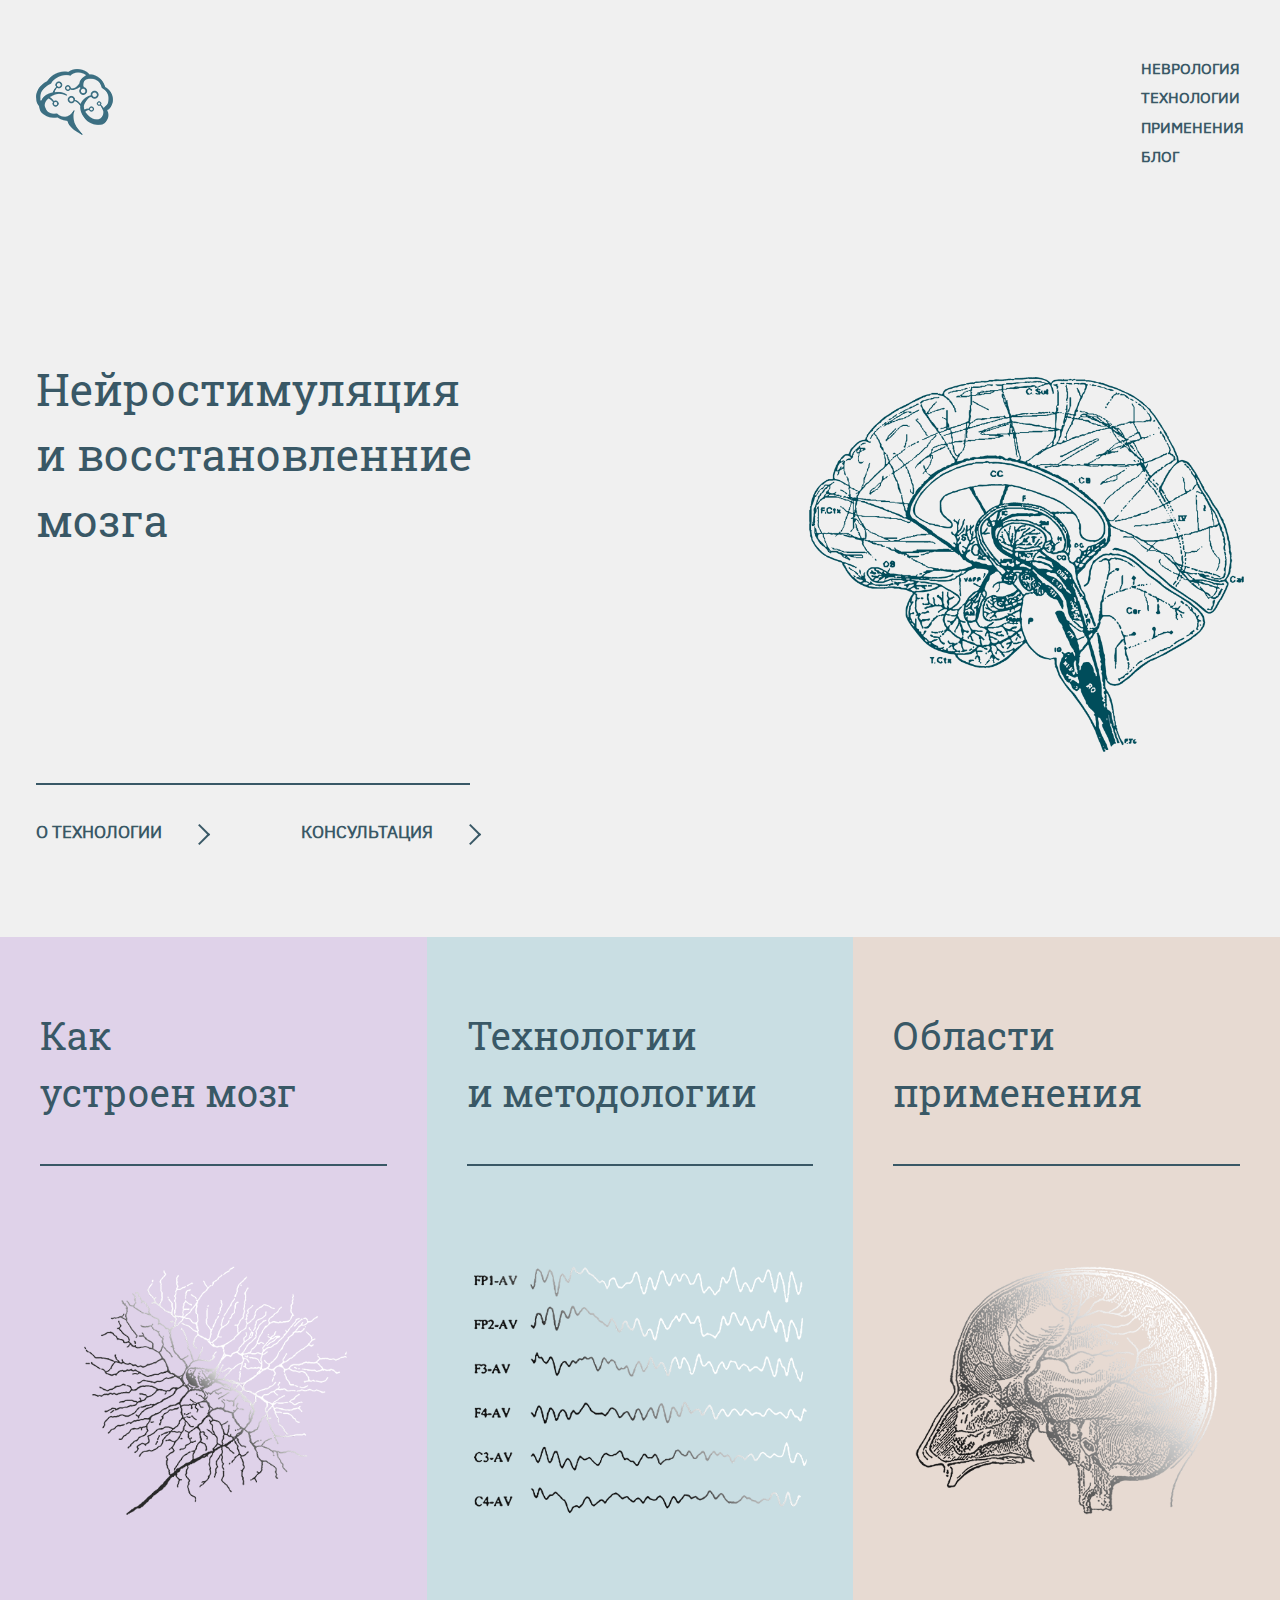
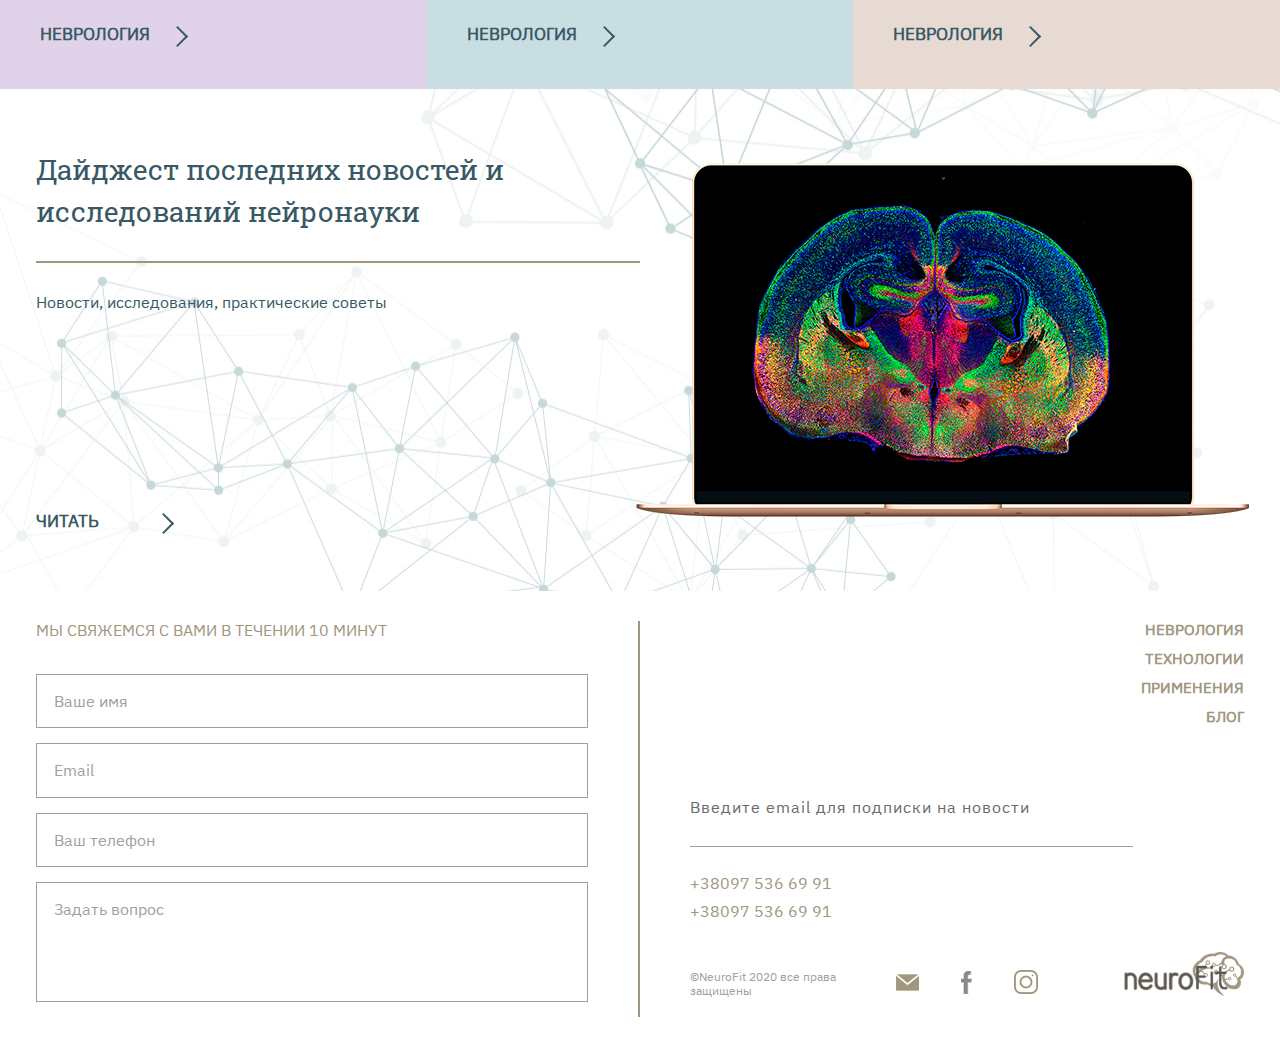
<file: app/index.html>
<!DOCTYPE html>
<html lang="en">
<head>
  <meta charset="UTF-8">
  <meta name="viewport" content="width=device-width, initial-scale=1.0">
  <meta http-equiv="X-UA-Compatible" content="ie=edge">
  <title>Document</title>
  <link rel="stylesheet" href="css/style.min.css">


</head>
<body>
 



<!-- Intro -->
<section class="intro">
  <header class="header">
    <div class="container">
        <div id="nav-icon">
          <span></span>
          <span></span>
          <span></span>
        </div>
        <div class="header__inner">

            <div class="logo">
              <svg xmlns="http://www.w3.org/2000/svg" xmlns:xlink="http://www.w3.org/1999/xlink" width="77" height="66" viewBox="0 0 77 66">

                <image width="77" height="66" xlink:href="[data-uri]"/>
                </svg>
                
               
            </div>

            <nav class="nav" id="nav">
              <div class="nav__block">
                <a class="nav__link" href="#">НЕВРОЛОГИЯ</a>
                <a class="nav__link" href="#">ТЕХНОЛОГИИ</a>
                <a class="nav__link" href="#">ПРИМЕНЕНИЯ</a>
                <a class="nav__link" href="#">БЛОГ</a>
              </div>
             
                <div class="call__block">
                  <a class="nav__btn"  href="tel:+380975366991">Консультация</a>
                </div>
            </nav>

       
        </div>
    </div>
</header>
    <div class="container">

        <div class="intro__inner">
            <div class="intro__content">
                <h2 class="intro__title">Нейростимуляция <br/> и восстановленние <br/> мозга</h2>

              <div class="intro__inner-links">
                <div class="intro__inner-links-item">
                <a class="btn" href="#" >о технологии</a>

                </div>
                <div class="intro__inner-links-item">
                <a class="btn"  href="#">консультация</a>

                </div>
              </div>
            </div>
            <div class="intro__image">
              <img src="img/main-brain.png"  srcset="img/main-brain.png 1x, img/main-brain.png 2x" alt="">
            </div>

        </div><!-- /.intro__inner -->

    </div><!-- /.container -->
</section>
<section class="chapters-section">
      <div class="chapters" >
          <a href="#" class="chapter__col block-purple" >
              <div class="chapter" data-modal="#modal_project_1">
                  <div class="title">
                    <h3> Как <br/>
                      устроен мозг</h3>
                   
                  </div>
                  <div class="chapter__image"><img  src="img/about.png"  srcset="img/about.png 1x, img/about-2x.png 2x" alt=""></div>
                  <div class="chapter__link">
                      <p class="btn">неврология</p>
                  </div>
              </div>
            </a>

          <a href="#" class="chapter__col block-pink" >
              <div class="chapter" data-modal="#modal_project_2">
                <div class="title"><h3>Технологии <br/>
                  и методологии</h3></div>
                <div class="chapter__image"><img src="img/about-2.png" srcset="img/about-2.png 1x, img/about-2-2x.png 2x" alt=""></div>
                 
                  <div class="chapter__link">
                     <p class="btn">неврология</p>
                  </div>
              </div>
            </a>

          <a href="#" class="chapter__col block-red" >
              <div class="chapter">
                <div class="title"><h3>Области <br/>применения</h3></div>
                <div class="chapter__image"><img  src="img/about-3.png" srcset="img/about-3.png 1x, img/about-3-2x.png 2x" alt=""></div>
                  <div class="chapter__link">
                      <p class="btn">неврология</p>
                  </div>
              </div>
            </a>

         
      </div>

     

    </section><!-- /.works -->
<section class="blog">
  <div class="container">
    <div class="blog__inner">
      <div class="blog__content">
        <div class="blog__content-text">
          <h4>Дайджест  последних новостей и исследований нейронауки</h4>
          <p class="animated-text">Новости, исследования, практические советы</p>
        </div>
       
        <a href="#blog" class="blog-link">
        <div class="btn blog-btn">
          ЧИТАТЬ
        </div>
      </a>
      </div>
      <div class="blog__image">
        <!-- <picture>
            <source srcset="img/news-3-1x.png 1x" >
            <source srcset="img/news-3-2x.png 2x" >
            <source srcset="img/news-3-1x.png 2x" media="(max-width: 760px)" >
        </picture> -->
        <!-- <img src="img/news-3-1x.png 1x"  srcset="img/news-3-1x.png 1x, img/news-3-2x.png 2x" class="blog__image-img"/> -->
        <img src="img/news-2.png"  srcset="img/news-2.png 1x, img/news-2-2x.png 2x" class="blog__image-img"/>

      </div>
    </div>
  </div>
</section>
<footer class="footer">
  <div class="container">
    <div class="footer__wrapper">
      <div class="footer__form-wrapper">
        <span>Мы свяжемся с вами в течении 10 минут</span>
        <form action="footer-form-page" class="footer__form" method="post">
          <ul class="footer__form-inner">
            <li class="footer__form-item">
              <input type="text" id="name" name="user_name" placeholder="Ваше имя">
            </li>
            <li class="footer__form-item">
              <input type="text" id="phone" name="user_phone" placeholder="Email">
            </li>
            <li class="footer__form-item">
              <input type="email" id="mail" name="user_mail" placeholder="Ваш телефон">
            </li>
            <li class="footer__form-item">
              <textarea id="msg" name="user_message" placeholder="Задать вопрос"></textarea>
            </li>
          </ul>
        </form>
      </div>
      <div class="footer__subscribe">
        <nav>
          <div class="nav__block">
            <a class="nav__link" href="#">НЕВРОЛОГИЯ</a>
            <a class="nav__link" href="#">ТЕХНОЛОГИИ</a>
            <a class="nav__link" href="#">ПРИМЕНЕНИЯ</a>
            <a class="nav__link" href="#">БЛОГ</a>
          </div>
        </nav>
        <div class="subscribe__form-wrapper">
          <form action="" class="subscribe-form">
            <label for="subscribe"></label>
            <input id="subscribe" type="text" placeholder="Введите email для подписки на новости">
            
          </form>
          <a href="tel:+380975366991">+38097&nbsp;536&nbsp;69&nbsp;91</a>
          <a href="tel:+380975366991">+38097&nbsp;536&nbsp;69&nbsp;91</a>
        </div>
        <div class="footer-info">
          <div class="footer-copyright"><small>&copy;NeuroFit 2020 все права защищены</small></div>
          <div class="footer-social">
            <a href="#"><svg 
              xmlns="http://www.w3.org/2000/svg"
              xmlns:xlink="http://www.w3.org/1999/xlink"
              width="23px" height="17px">
             <image  x="0px" y="0px" width="23px" height="17px"  xlink:href="[data-uri]" />
             </svg>
            </a>
            <a href="#"><svg 
              xmlns="http://www.w3.org/2000/svg"
              xmlns:xlink="http://www.w3.org/1999/xlink"
              width="11px" height="23px">
             <image  x="0px" y="0px" width="11px" height="23px"  xlink:href="[data-uri]" />
             </svg>
            </a>
            <a href="#"><svg 
              xmlns="http://www.w3.org/2000/svg"
              xmlns:xlink="http://www.w3.org/1999/xlink"
              width="24px" height="24px">
             <image  x="0px" y="0px" width="24px" height="24px"  xlink:href="[data-uri]" />
             </svg>
            
            
            </a>
          </div>
          <div class="footer-logo">  
            <svg xmlns="http://www.w3.org/2000/svg" xmlns:xlink="http://www.w3.org/1999/xlink" width="180" height="66" viewBox="0 0 180 66">
  
            <image id="Fit" width="180" height="66" xlink:href="[data-uri]"/>
            </svg>
            
          </div>
        </div>
      </div>
    </div>
  </div>
</footer>

  
  <script src="https://ajax.googleapis.com/ajax/libs/jquery/3.4.1/jquery.min.js"></script>
  <script src="js/libs.min.js"></script>
  <script src="js/main.js"></script>
</body>
</html>
</file>
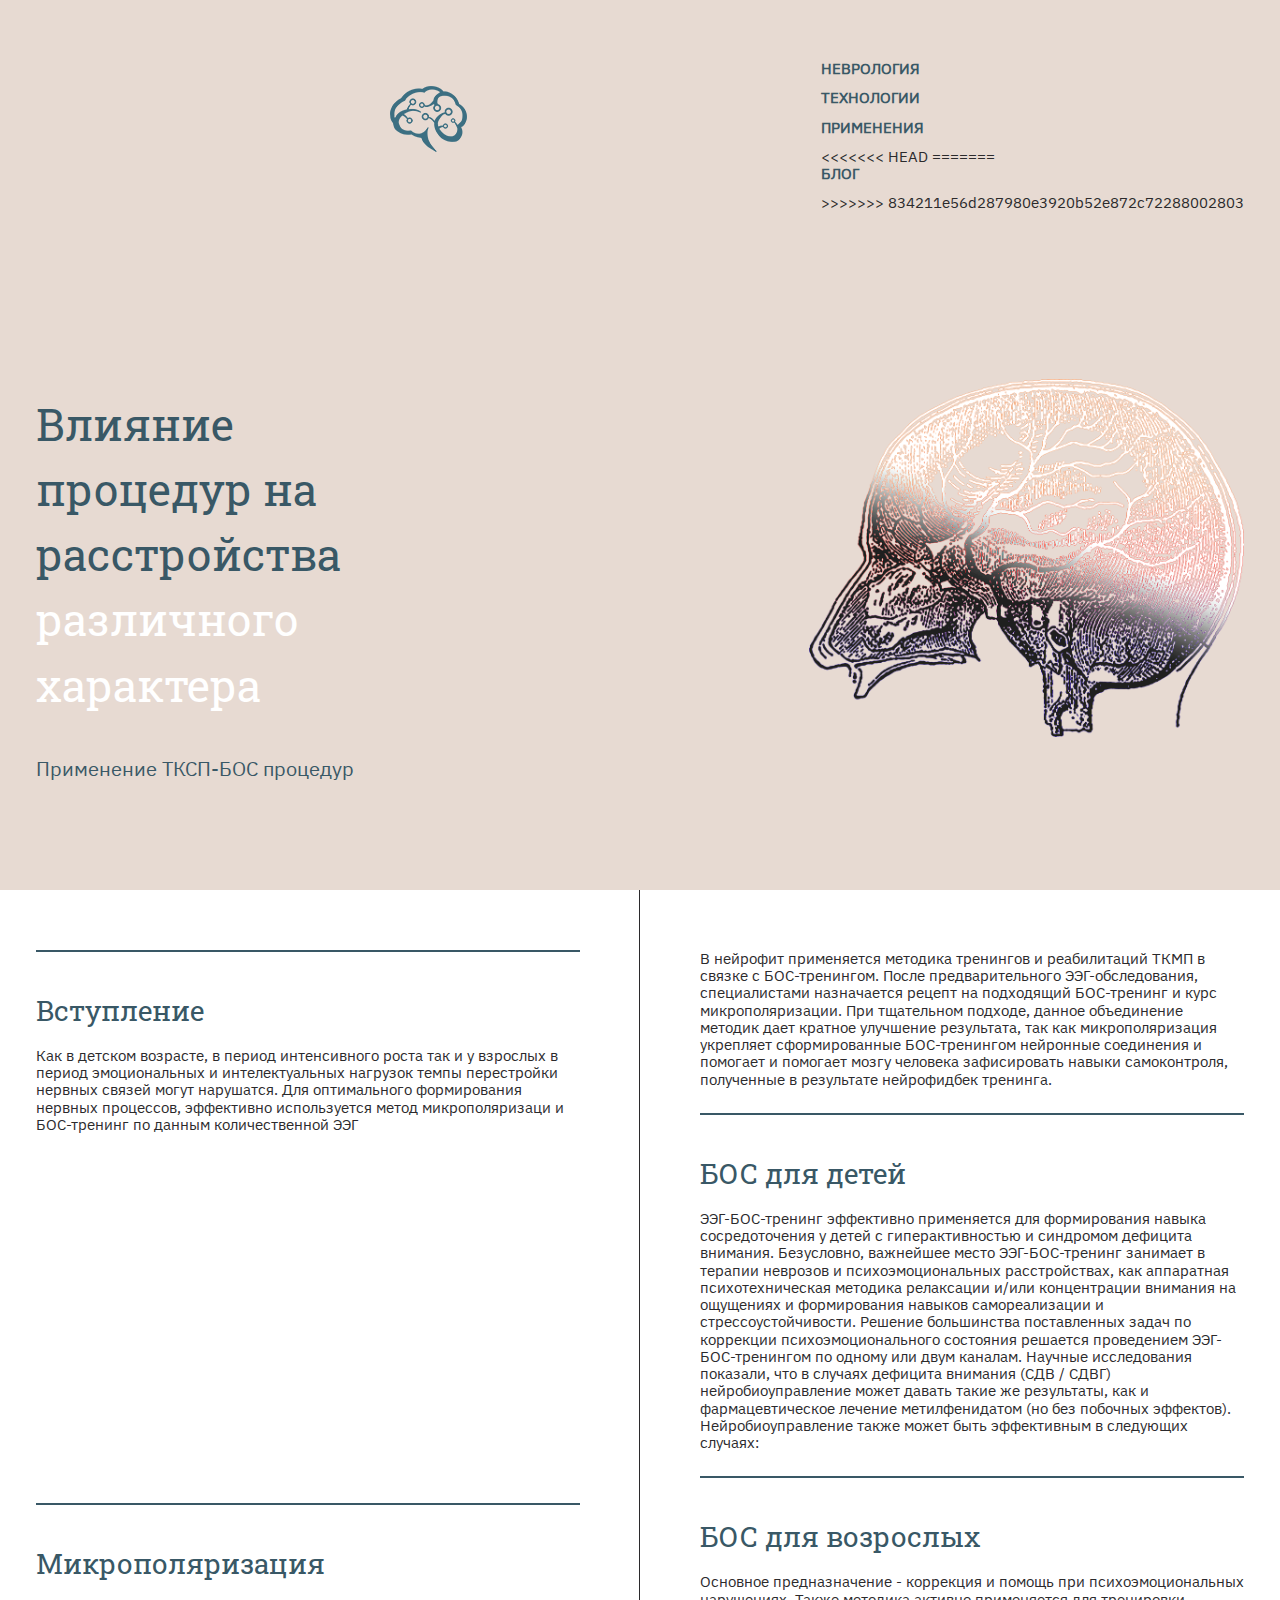
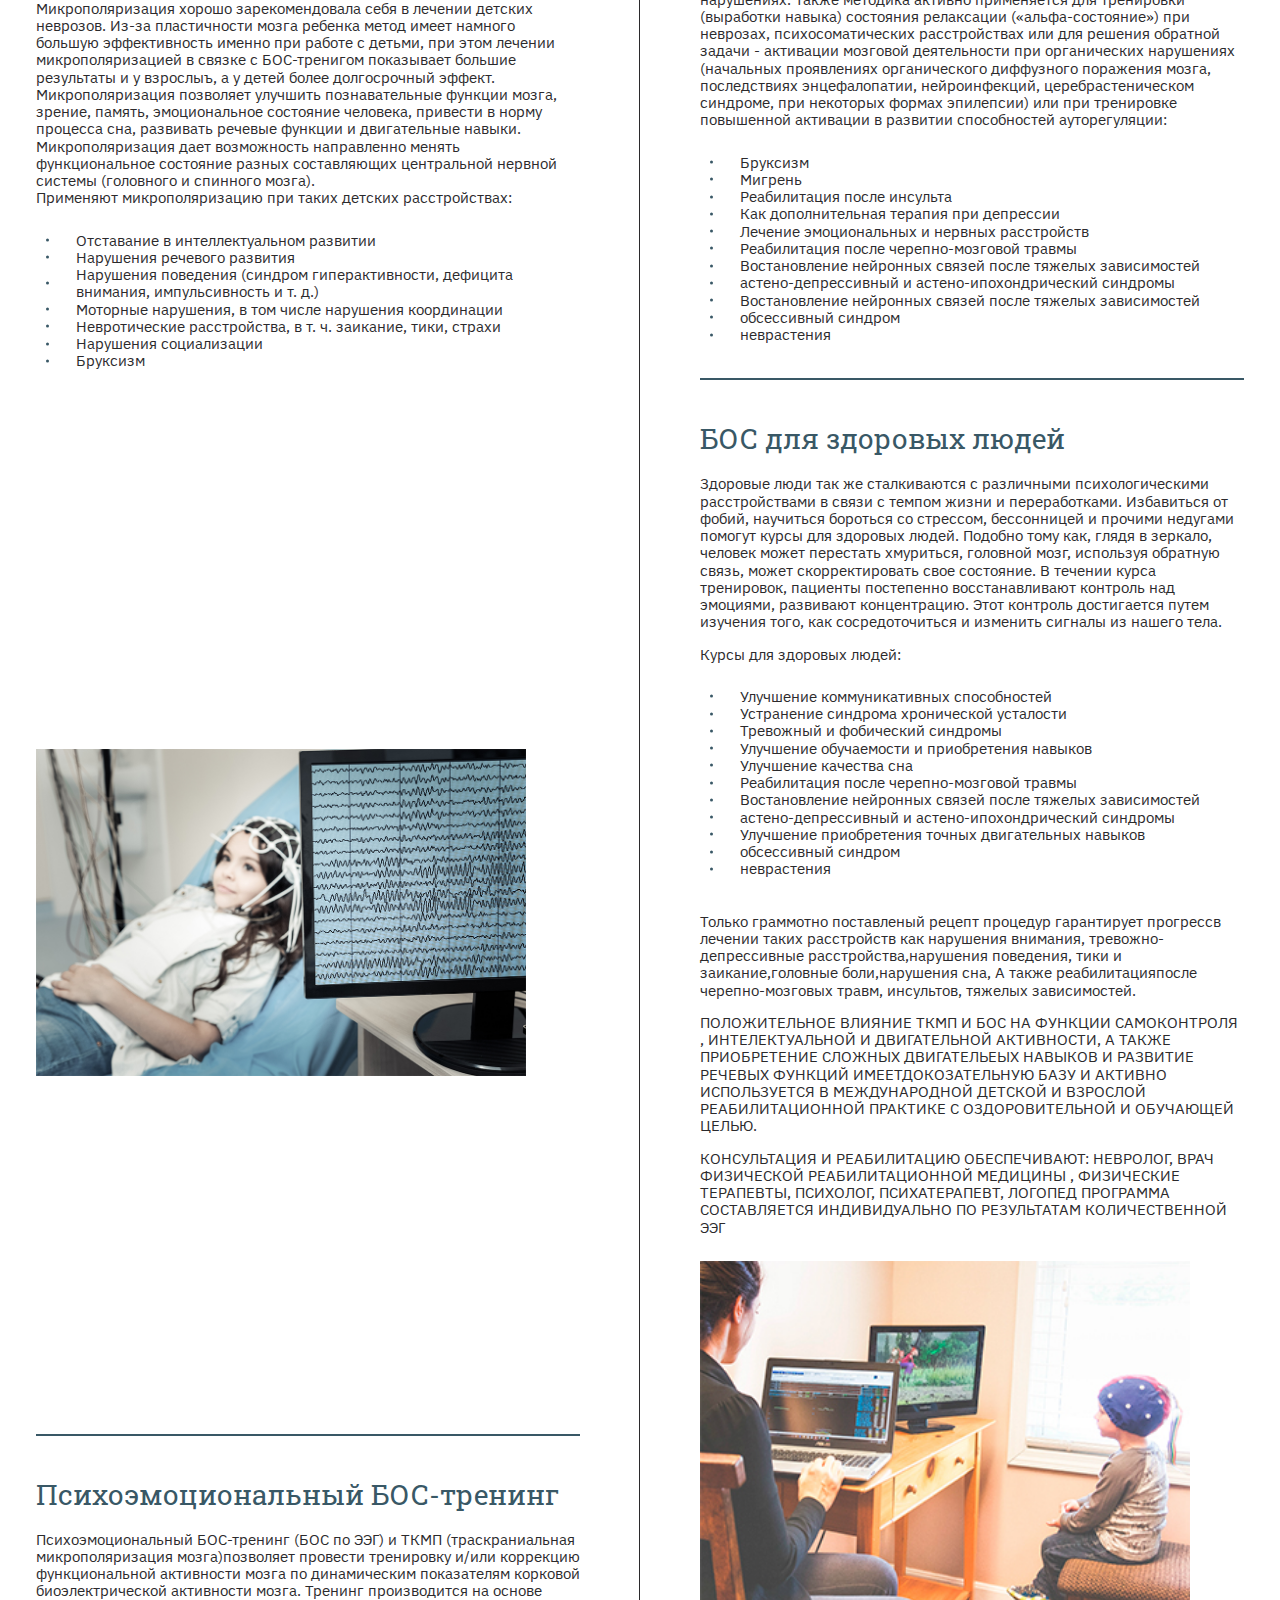
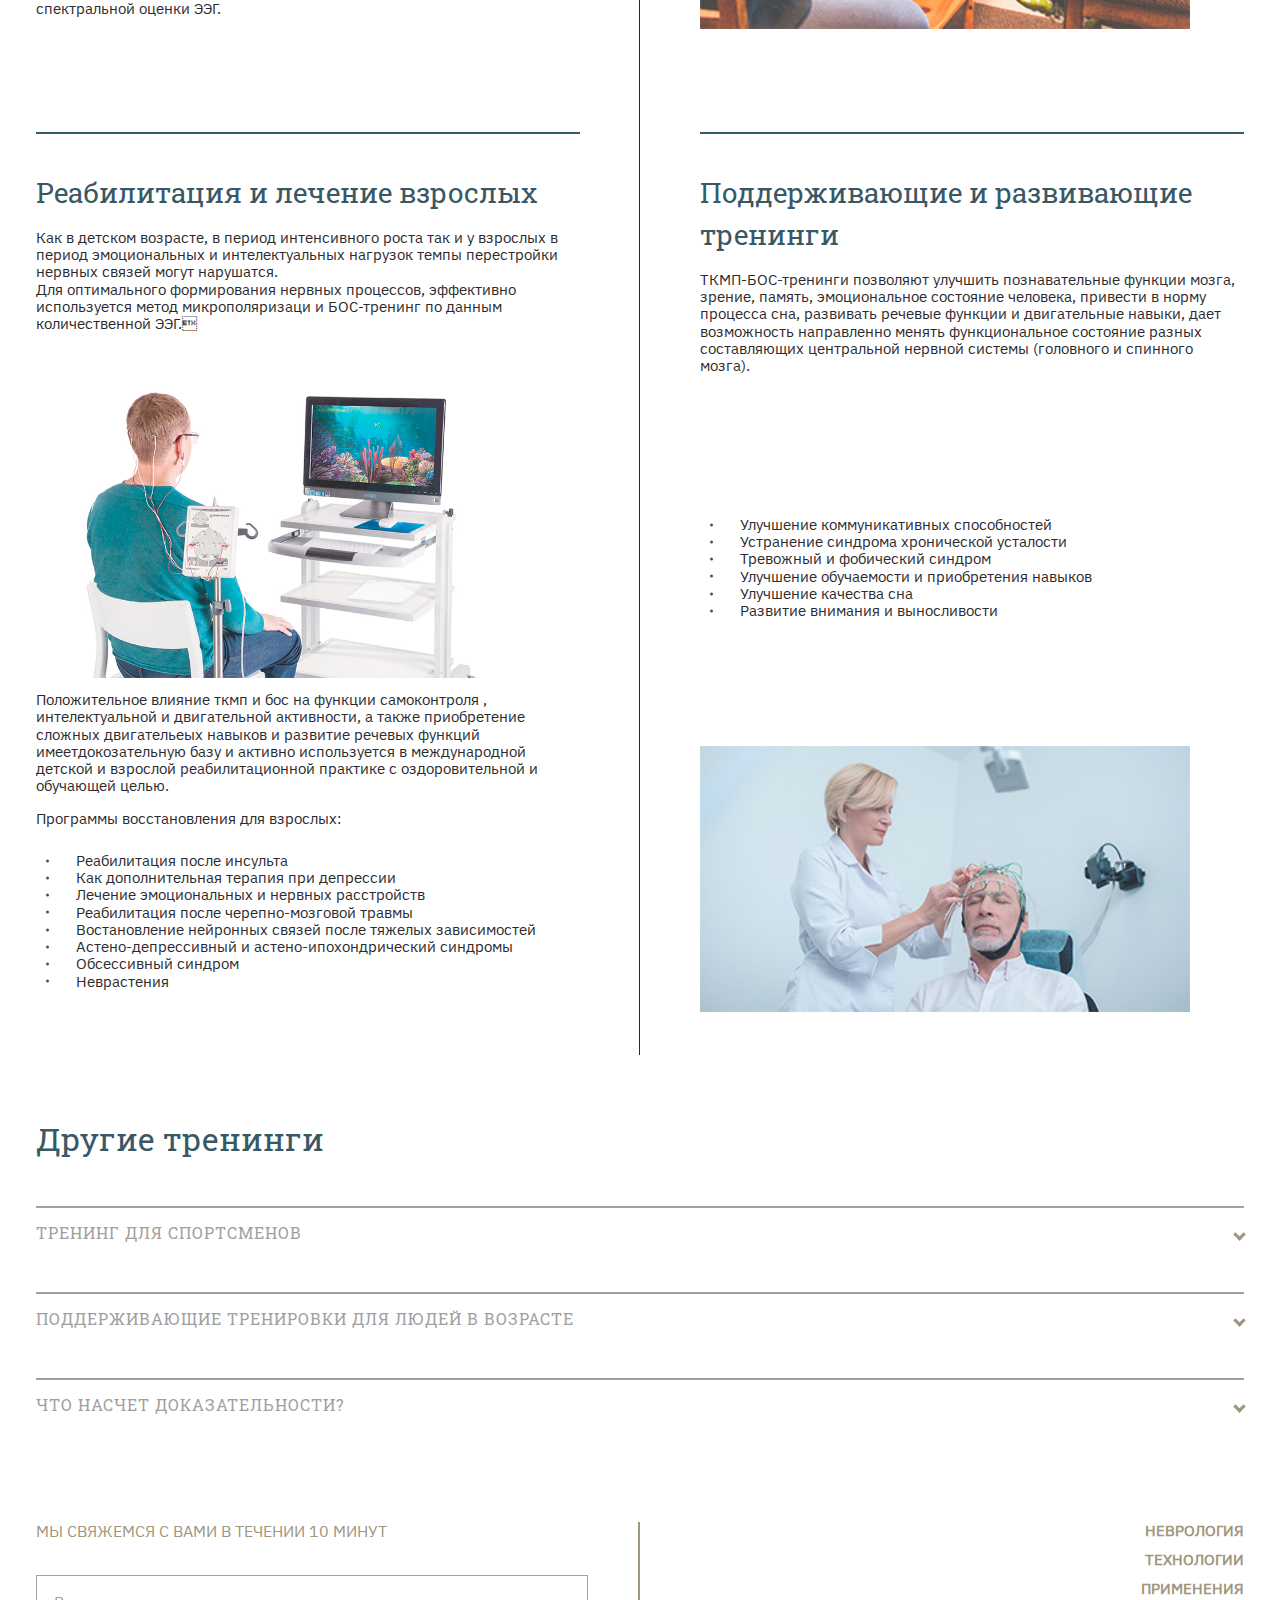
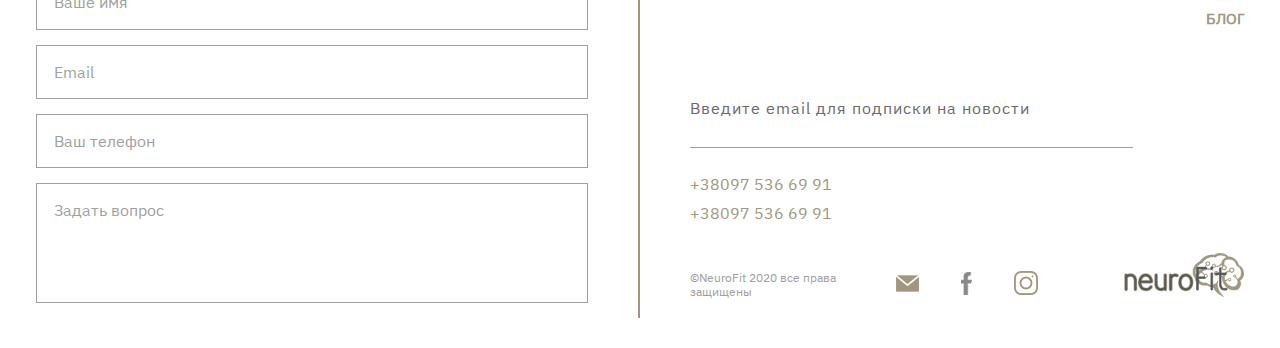
<file: app/health.html>
<!DOCTYPE html>
<html lang="en">
<head>
    <meta charset="UTF-8">
    <meta name="viewport" content="width=device-width, initial-scale=1.0">
    <title>Применение as</title>
    <link rel="stylesheet" href="css/style.min.css">

</head>
<body>
    <!-- Intro -->
<section class="intro-health">
    <header class="header">
      <div class="container">
          <div id="nav-icon">
            <span></span>
            <span></span>
            <span></span>
          </div>
          <div class="header__inner">
            <a href="/"></a>
              <div class="logo">
                <svg xmlns="http://www.w3.org/2000/svg" xmlns:xlink="http://www.w3.org/1999/xlink" width="77" height="66" viewBox="0 0 77 66">
  
                  <image width="77" height="66" xlink:href="[data-uri]"/>
                  </svg>
                  
                 
              </div>
            </a>
              <nav class="nav" id="nav">
                <div class="nav__block">
                  <a class="nav__link" href="#science">НЕВРОЛОГИЯ</a>
                  <a class="nav__link" href="#tech">ТЕХНОЛОГИИ</a>
                  <a class="nav__link" href="#health">ПРИМЕНЕНИЯ</a>
<<<<<<< HEAD
=======
                  <a class="nav__link" href="#blog">БЛОГ</a>
>>>>>>> 834211e56d287980e3920b52e872c72288002803
                </div>
                  <div class="call__block">
                    <a class="nav__btn"  href="tel:+380975366991">Консультация</a>
                  </div>
              </nav>
  
         
          </div>
      </div>
  </header>
      <div class="container">
  
          <div class="intro__inner">
              <div class="intro__content">
                  <h2 class="intro__title">                    
                    Влияние <br>
                    процедур на расстройства <br>
                   <span>различного характера</span> </h2>
  
                  <div class="intro__inner-subtitle">
                    Применение ТКСП-БОС процедур
                  </div>
              </div>
              <div class="intro__image">
                <img  src="img/health.png" srcset="img/health.png 1x, img/health-2x.png 2x" alt="мозг">

              </div>

          </div><!-- /.intro__inner -->
  
      </div><!-- /.container -->
  </section>
  <section class="health-details">
    <div class="container">
      <div class="details">
        <div class="details__column ">
          <div class="details__column-item">
            <h3>Вступление</h3>
            <p>
              Как в детском возрасте, в период интенсивного роста  так и у взрослых в период эмоциональных  и интелектуальных нагрузок темпы  перестройки нервных связей могут нарушатся.  Для оптимального формирования нервных процессов,  эффективно используется метод микрополяризаци  и БОС-тренинг  по данным количественной ЭЭГ
              <br>
</p>
          </div>
          <div class="details__column-item">
            <h3>Микрополяризация</h3>

            <p>
              Микрополяризация хорошо зарекомендовала себя в лечении детских неврозов. Из-за пластичности мозга ребенка метод имеет намного большую эффективность именно при работе с детьми, при этом лечении микрополяризацией в связке с БОС-тренигом показывает большие результаты и у взрослыъ, а у детей более долгосрочный эффект. 
              Микрополяризация позволяет улучшить познавательные функции мозга, зрение, память, эмоциональное состояние человека, привести в норму процесса сна, развивать речевые функции и двигательные навыки. Микрополяризация дает возможность направленно менять функциональное состояние разных составляющих центральной нервной системы (головного и спинного мозга).
              <br>Применяют микрополяризацию при таких детских расстройствах:
            <ul>
              <li>Отставание в интеллектуальном развитии</li>
              <li>Нарушения речевого развития </li>
              <li>Нарушения поведения (синдром гиперактивности,  	  дефицита внимания, импульсивность и т. д.) </li>
              <li>Моторные нарушения, в том числе 	  нарушения координации </li>
              <li>Невротические расстройства, в т. ч.  заикание,  	 тики, страхи </li>
              <li>Нарушения социализации</li>
              <li>Бруксизм </li>
            </ul>

</p>
          </div>

          <div class="details__column-item">
            <img src="img/procedure.jpg"  srcset="img/procedure.jpg 1x, img/procedure-2x.jpg 2x" alt="">

          </div>
          <div class="details__column-item">
            <h3>Психоэмоциональный БОС-тренинг</h3>
            <p> Психоэмоциональный БОС-тренинг (БОС по ЭЭГ) и ТКМП (траскраниальная микрополяризация мозга)позволяет провести тренировку и/или коррекцию функциональной активности мозга по динамическим показателям корковой биоэлектрической активности мозга. Тренинг производится на основе спектральной оценки ЭЭГ. <br> 
          </div>
        </div>
        <div class="details__column">
          <div class="details__column-item">
            <p>
              В нейрофит применяется методика тренингов и реабилитаций ТКМП в связке с БОС-тренингом.
              После предварительного ЭЭГ-обследования, специалистами назначается рецепт на подходящий БОС-тренинг и курс микрополяризации. При тщательном подходе, данное объединение  методик дает кратное улучшение результата, так как микрополяризация укрепляет сформированные БОС-тренингом нейронные соединения и помогает и помогает мозгу человека зафисировать навыки самоконтроля, полученные в результате нейрофидбек тренинга.
              </p>
          </div>
          <div class="details__column-item">
            <h3>БОС для детей</h3>
                <p class="tech-text">
                  ЭЭГ-БОС-тренинг эффективно применяется для формирования навыка сосредоточения у детей с гиперактивностью и синдромом дефицита внимания.  Безусловно, важнейшее место ЭЭГ-БОС-тренинг занимает в терапии неврозов и психоэмоциональных расстройствах, как аппаратная психотехническая методика релаксации и/или концентрации внимания на ощущениях и формирования навыков самореализации и стрессоустойчивости.  Решение большинства поставленных задач по коррекции психоэмоционального состояния решается проведением ЭЭГ-БОС-тренингом по одному или двум каналам.
Научные исследования показали, что в случаях дефицита внимания (СДВ / СДВГ) нейробиоуправление может давать такие же результаты, как и фармацевтическое лечение метилфенидатом (но без побочных эффектов). Нейробиоуправление также может быть эффективным в следующих случаях: 

              
          </div>
          <div class="details__column-item">
           <h3>БОС для возрослых</h3>
        
                <p class="details-text">Основное предназначение - коррекция и помощь при психоэмоциональных нарушениях. Также методика активно применяется для тренировки (выработки навыка) состояния релаксации («альфа-состояние») при неврозах, психосоматических расстройствах или для решения обратной задачи - активации мозговой деятельности при органических нарушениях (начальных проявлениях органического диффузного поражения мозга, последствиях энцефалопатии, нейроинфекций, церебрастеническом синдроме, при некоторых формах эпилепсии) или при тренировке повышенной активации в развитии способностей ауторегуляции:</p>
                <ul>
                  <li>Бруксизм </li>
                  <li>Мигрень </li>
                  <li>Реабилитация после инсульта </li>
                  <li>Как дополнительная терапия при депрессии </li>
                  <li>Лечение эмоциональных и нервных расстройств</li>
                  <li>Реабилитация после черепно-мозговой травмы</li>
                  <li>Востановление нейронных связей после тяжелых зависимостей </li>
                  <li>астено-депрессивный и астено-ипохондрический синдромы</li>
                  <li>Востановление нейронных связей после  	тяжелых зависимостей </li>
                  <li>обсессивный синдром</li>
                  <li>неврастения</li>
                </ul>
          </div>
          <div class="details__column-item">
            <h3>БОС для здоровых людей</h3>
         
                 <p class="details-text">Здоровые люди так же сталкиваются с различными психологическими расстройствами в связи с 
                  темпом жизни и переработками. Избавиться от фобий, научиться бороться со стрессом, бессонницей и прочими недугами помогут курсы для здоровых людей.
                  Подобно тому как, глядя в зеркало, человек может перестать хмуриться, головной мозг, используя обратную связь, может скорректировать свое состояние.
                  В течении курса тренировок, пациенты постепенно восстанавливают контроль над эмоциями, развивают концентрацию. Этот контроль достигается путем изучения того, как сосредоточиться и изменить сигналы из нашего тела. 
                  </p>
                  <p>Курсы для здоровых людей:</p>
                 <ul>
                   <li>Улучшение коммуникативных способностей </li>
                   <li>Устранение синдрома хронической усталости </li>
                   <li>Тревожный и фобический синдромы </li>
                   <li>Улучшение  обучаемости и приобретения навыков </li>
                   <li>Улучшение качества сна</li>
                   <li>Реабилитация после черепно-мозговой травмы</li>
                   <li>Востановление нейронных связей после тяжелых зависимостей </li>
                   <li>астено-депрессивный и астено-ипохондрический синдромы</li>
                   <li>Улучшение приобретения точных двигательных навыков </li>
                   <li>обсессивный синдром</li>
                   <li>неврастения</li>
                 </ul>
           </div>
          <div class="details__column-item">
            <p>Только граммотно поставленый рецепт процедур гарантирует  прогрессв лечении таких расстройств как нарушения внимания, тревожно-депрессивные расстройства,нарушения поведения, тики и заикание,головные боли,нарушения сна,  А также реабилитацияпосле черепно-мозговых травм,  инсультов, тяжелых зависимостей.</p>
            <p>ПОЛОЖИТЕЛЬНОЕ ВЛИЯНИЕ ТКМП И БОС НА ФУНКЦИИ  САМОКОНТРОЛЯ ,  ИНТЕЛЕКТУАЛЬНОЙ  И ДВИГАТЕЛЬНОЙ АКТИВНОСТИ,  А ТАКЖЕ  ПРИОБРЕТЕНИЕ СЛОЖНЫХ ДВИГАТЕЛЬЕЫХ НАВЫКОВ  И РАЗВИТИЕ РЕЧЕВЫХ ФУНКЦИЙ ИМЕЕТДОКОЗАТЕЛЬНУЮ БАЗУ  И АКТИВНО ИСПОЛЬЗУЕТСЯ В МЕЖДУНАРОДНОЙ ДЕТСКОЙ  И ВЗРОСЛОЙ РЕАБИЛИТАЦИОННОЙ ПРАКТИКЕ  С ОЗДОРОВИТЕЛЬНОЙ И ОБУЧАЮЩЕЙ ЦЕЛЬЮ.  </p>
            <p>КОНСУЛЬТАЦИЯ И РЕАБИЛИТАЦИЮ ОБЕСПЕЧИВАЮТ:  НЕВРОЛОГ, ВРАЧ ФИЗИЧЕСКОЙ РЕАБИЛИТАЦИОННОЙ МЕДИЦИНЫ , ФИЗИЧЕСКИЕ ТЕРАПЕВТЫ, ПСИХОЛОГ, ПСИХАТЕРАПЕВТ, ЛОГОПЕД  ПРОГРАММА СОСТАВЛЯЕТСЯ ИНДИВИДУАЛЬНО  ПО РЕЗУЛЬТАТАМ КОЛИЧЕСТВЕННОЙ ЭЭГ</p>
              
          </div>
          <div class="details__column-item">
            <img src="img/child-procedure.jpg" srcset="img/child-procedure.jpg 1x, img/child-procedure-2x.jpg 2x" alt="">

          </div>
        </div>
      </div>
    </div>
  </section>
  <section class="health-details">
    <div class="container">
      <div class="details">
        <div class="details__column ">
          <div class="details__column-item">
            <h3>Реабилитация и лечение взрослых</h3>
            <p>
              Как в детском возрасте, в период интенсивного роста 
                так и у взрослых в период эмоциональных 
                и интелектуальных нагрузок темпы 
                перестройки нервных связей могут нарушатся.
                <br>
                Для оптимального формирования нервных процессов, 
                эффективно используется метод микрополяризаци  и БОС-тренинг 
                по данным количественной ЭЭГ.</p>
          </div>
          <div class="details__column-item">
            <img src="img/adult-2.jpg" srcset="img/adult-2.jpg 1x, img/adult-2-2x.jpg 2x" alt="">
          </div>
          <div class="details__column-item">
            <p>Положительное влияние ткмп и бос на функции  самоконтроля ,  интелектуальной  и двигательной активности,  а также  приобретение сложных двигательеых навыков  и развитие речевых функций имеетдокозательную базу  и активно используется в международной детской  и взрослой реабилитационной практике  с оздоровительной и обучающей целью.</p>
            <p>Программы восстановления для взрослых:</p>
                <ul>
                  <li>Реабилитация после инсульта</li>
                  <li>Как дополнительная терапия при депрессии</li>
                  <li>Лечение эмоциональных и нервных расстройств</li>
                  <li>Реабилитация после черепно-мозговой травмы</li>
                  <li>Востановление нейронных связей после 
                    тяжелых зависимостей</li>
                  <li>Астено-депрессивный и астено-ипохондрический синдромы</li>
                  <li>Обсессивный синдром</li>
                  <li>Неврастения</li>

                </ul>
      	
          </div>
        </div>
        <div class="details__column">
          <div class="details__column-item">
            <h3>Поддерживающие и развивающие тренинги</h3>
            <p>
              ТКМП-БОС-тренинги позволяют улучшить познавательные функции мозга, зрение, память, эмоциональное состояние человека, привести в норму процесса сна, развивать речевые функции и двигательные навыки,
              дает возможность направленно менять функциональное состояние разных составляющих центральной нервной системы (головного и спинного мозга).</p>
          </div>
          <div class="details__column-item">
           <ul>
             <li>Улучшение коммуникативных способностей </li>
             <li>Устранение синдрома хронической усталости</li>
             <li>Тревожный и фобический синдром</li>
             <li>Улучшение  обучаемости и приобретения навыков</li>
             <li>Улучшение качества сна</li>
             <li>Развитие внимания и выносливости</li>
            



           </ul>
         
          </div>
         
          <div class="details__column-item">
            <img src="img/older-people.jpg"  srcset="img/older-people.jpg 1x, img/older-people-2x.jpg 2x" alt="">
          </div>
        </div>
      </div>
    </div>
  </section>
  <section class="section-more">
    <div class="container">
      <h3>Другие тренинги</h3>
      <ul>
        <li class="animated-list">
          <input type="checkbox" checked>
          <i></i>
          <h4>Тренинг для спортсменов</h4>
          <div class="list-wrapper">
            <p>This page was written in HTML and CSS. The CSS was compiled from SASS. I used Normalize as my CSS reset and -prefix-free to save myself some headaches. I haven't quite gotten the hang of Slim for compiling into HTML, but someday I'll use it since its syntax compliments that of SASS. Regardless, this could all be done in plain HTML and CSS.</p>
            <img src="img/sportsmen.jpg" srcset="img/sportsmen.jpg 1x, img/sportsmen" alt="">
             
          </div>
         </li>
        <li class="animated-list">
          <input type="checkbox" checked>
          <i></i>
          <h4>Поддерживающие тренировки для людей в возрасте</h4>
          <div class="list-wrapper">
            <img src="img/older-people.jpg" srcset="img/older-people.jpg 1x, img/older-people-2x.jpg 2x" alt="">

            <p>This page was written in HTML and CSS. The CSS was compiled from SASS. I used Normalize as my CSS reset and -prefix-free to save myself some headaches. I haven't quite gotten the hang of Slim for compiling into HTML, but someday I'll use it since its syntax compliments that of SASS. Regardless, this could all be done in plain HTML and CSS.</p>
             
          </div>
        </li>
        <li class="animated-list">
          <input type="checkbox" checked>
          <i></i>
          <h4>Что насчет доказательности?</h4>
          <div class="list-wrapper">
            <p>Опубликованные на сегодняшний день результаты фундаментальных научных исследований свидетельствуют, что БОС-терапия в отношении таких проявлений синдрома СДВГ, как гиперактивность, импульсивность и нарушение внимания:
              <ul class="research">
                <li>
                  Обладает эффективностью не ниже, чем у риталина или страттеры (и находится на уровне 65-75 %);
                </li>
                <li>
                 Не имеет негативных побочных эффектов на рост и развитие ребенка;
                </li>
                <li>
                  Не является вариантом симптоматической терапии и не требует постоянного применения, как в случае лекарственной терапии; 
                </li>
              </ul>
              
              
              Это результат так называемого сравнительного метаанализа 15 публикаций разных авторов (всего публикаций намного больше, однако из них 15 удовлетворяют самым строгим доказательным критериям). Общее число детей с синдромом СДВГ, пролеченных методом БОС-терапии в этих работах, составило 1194. Вывод этого исследования состоит в том, что «БОС-терапия в отношении синдрома СДВГ является достоверно эффективной и специфичной и соответствует уровню критерия 5 (самый высокий).</p>
            <img src="img/artist-eeg.jpg" srcset="img/artist-eeg.jpg 1x, img/artist-eeg-2x.jpg 2x" alt="">
             
          </div>
        </li>
      </ul>
    </div>
  </section>
  <footer class="footer">
    <div class="container">
      <div class="footer__wrapper">
        <div class="footer__form-wrapper">
          <span>Мы свяжемся с вами в течении 10 минут</span>
          <form action="footer-form-page" class="footer__form" method="post">
            <ul class="footer__form-inner">
              <li class="footer__form-item">
                <input type="text" id="name" name="user_name" placeholder="Ваше имя">
              </li>
              <li class="footer__form-item">
                <input type="text" id="phone" name="user_phone" placeholder="Email">
              </li>
              <li class="footer__form-item">
                <input type="email" id="mail" name="user_mail" placeholder="Ваш телефон">
              </li>
              <li class="footer__form-item">
                <textarea id="msg" name="user_message" placeholder="Задать вопрос"></textarea>
              </li>
            </ul>
          </form>
        </div>
        <div class="footer__subscribe">
          <nav>
            <div class="nav__block">
              <a class="nav__link" href="#">НЕВРОЛОГИЯ</a>
              <a class="nav__link" href="#">ТЕХНОЛОГИИ</a>
              <a class="nav__link" href="#">ПРИМЕНЕНИЯ</a>
              <a class="nav__link" href="#">БЛОГ</a>
            </div>
          </nav>
          <div class="subscribe__form-wrapper">
            <form action="" class="subscribe-form">
              <label for="subscribe"></label>
              <input id="subscribe" type="text" placeholder="Введите email для подписки на новости">
              
            </form>
            <a href="tel:+380975366991">+38097&nbsp;536&nbsp;69&nbsp;91</a>
            <a href="tel:+380975366991">+38097&nbsp;536&nbsp;69&nbsp;91</a>
          </div>
          <div class="footer-info">
            <div class="footer-copyright"><small>&copy;NeuroFit 2020 все права защищены</small></div>
            <div class="footer-social">
              <a href="#"><svg 
                xmlns="http://www.w3.org/2000/svg"
                xmlns:xlink="http://www.w3.org/1999/xlink"
                width="23px" height="17px">
               <image  x="0px" y="0px" width="23px" height="17px"  xlink:href="[data-uri]" />
               </svg>
              </a>
              <a href="#"><svg 
                xmlns="http://www.w3.org/2000/svg"
                xmlns:xlink="http://www.w3.org/1999/xlink"
                width="11px" height="23px">
               <image  x="0px" y="0px" width="11px" height="23px"  xlink:href="[data-uri]" />
               </svg>
              </a>
              <a href="#"><svg 
                xmlns="http://www.w3.org/2000/svg"
                xmlns:xlink="http://www.w3.org/1999/xlink"
                width="24px" height="24px">
               <image  x="0px" y="0px" width="24px" height="24px"  xlink:href="[data-uri]" />
               </svg>
              
              
              </a>
            </div>
            <div class="footer-logo">  
              <svg xmlns="http://www.w3.org/2000/svg" xmlns:xlink="http://www.w3.org/1999/xlink" width="180" height="66" viewBox="0 0 180 66">
    
              <image id="Fit" width="180" height="66" xlink:href="[data-uri]"/>
              </svg>
              
            </div>
          </div>
        </div>
      </div>
    </div>
  </footer>
  
  <script src="https://ajax.googleapis.com/ajax/libs/jquery/3.4.1/jquery.min.js"></script>
  <script src="js/libs.min.js"></script>
  <script src="js/main.js"></script>
</body>
</html>
</file>
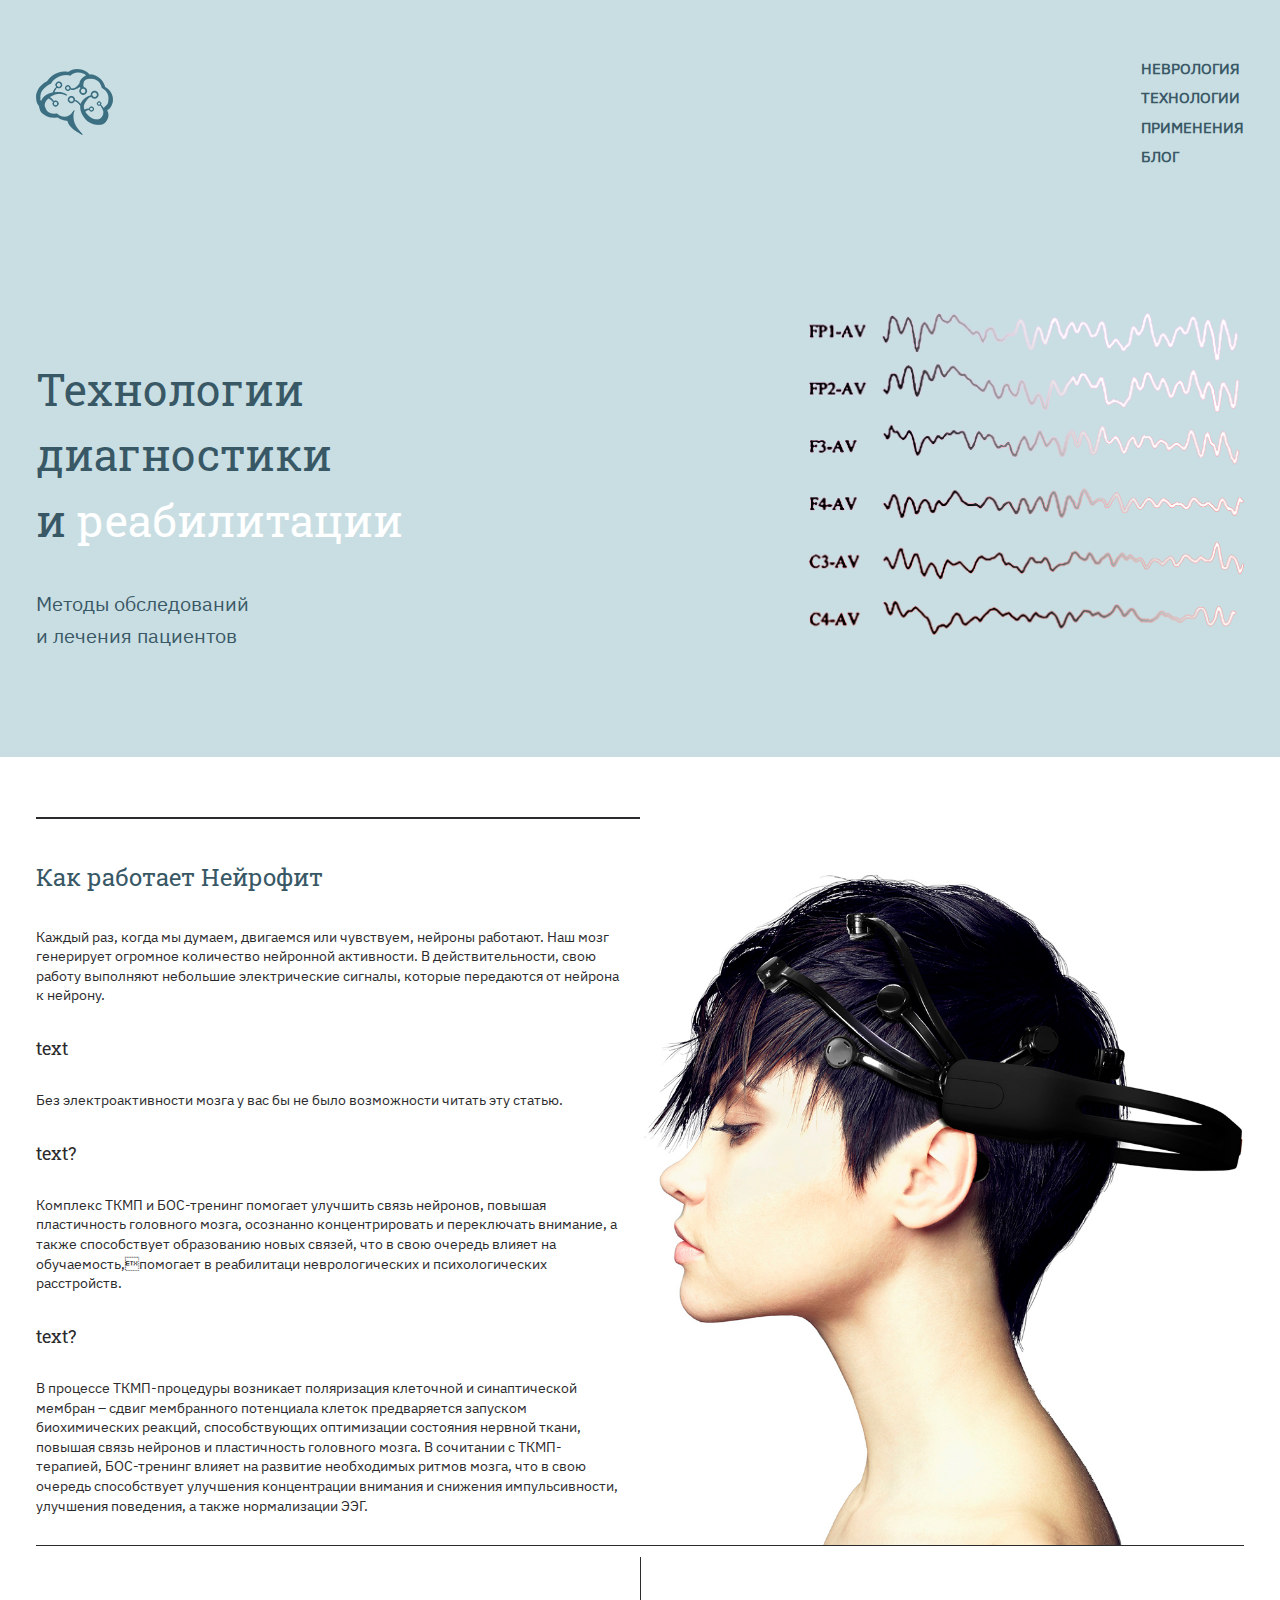
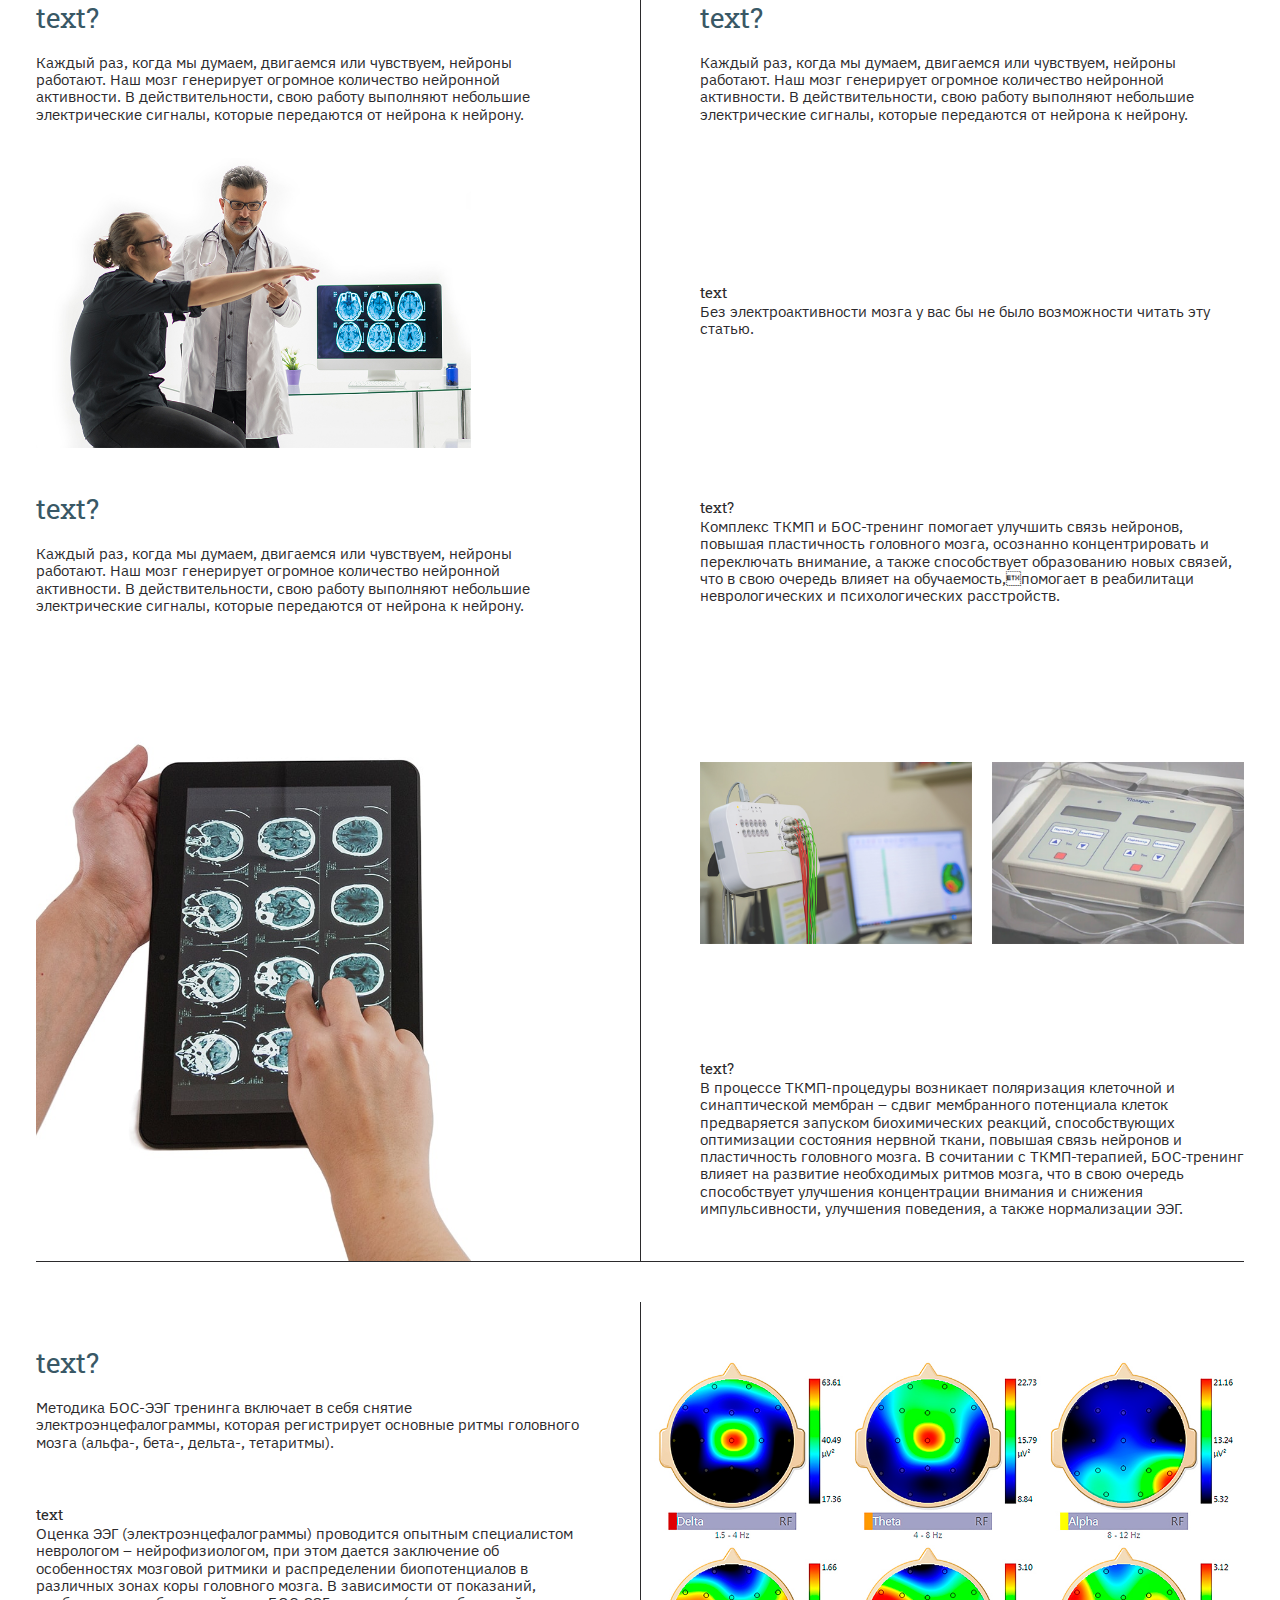
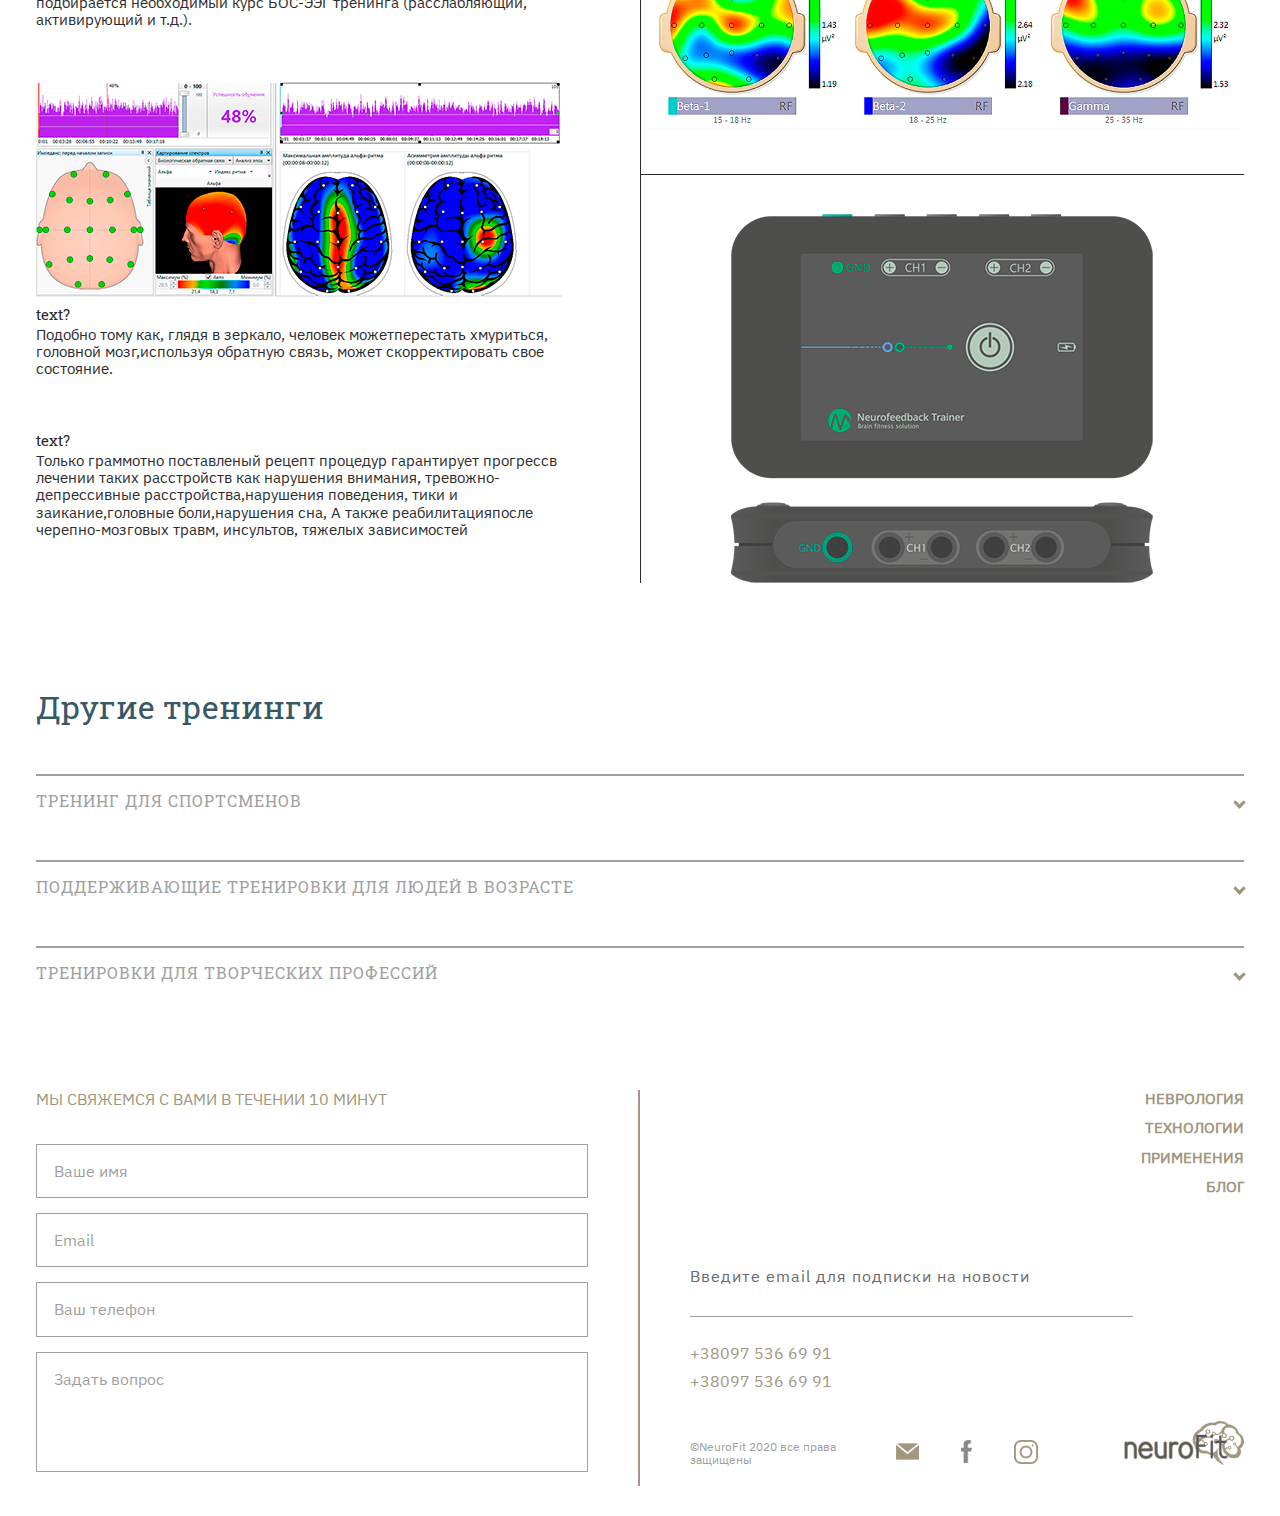
<file: app/tech.html>
<!DOCTYPE html>
<html lang="en">
<head>
    <meta charset="UTF-8">
    <meta name="viewport" content="width=device-width, initial-scale=1.0">
    <title>Document</title>
    <link rel="stylesheet" href="css/style.min.css">

</head>
<body>
    <!-- Intro -->
<section class="intro-tech">
    <header class="header">
      <div class="container">
          <div id="nav-icon">
            <span></span>
            <span></span>
            <span></span>
          </div>
          <div class="header__inner">
  
              <div class="logo">
                <svg xmlns="http://www.w3.org/2000/svg" xmlns:xlink="http://www.w3.org/1999/xlink" width="77" height="66" viewBox="0 0 77 66">
  
                  <image width="77" height="66" xlink:href="[data-uri]"/>
                  </svg>
                  
                 
              </div>
  
              <nav class="nav" id="nav">
                <div class="nav__block">
                  <a class="nav__link" href="#">НЕВРОЛОГИЯ</a>
                  <a class="nav__link" href="#">ТЕХНОЛОГИИ</a>
                  <a class="nav__link" href="#">ПРИМЕНЕНИЯ</a>
                  <a class="nav__link" href="#">БЛОГ</a>
                </div>
               
                  <div class="call__block">
                    <a class="nav__btn"  href="tel:+380975366991">Консультация</a>
                  </div>
              </nav>
  
         
          </div>
      </div>
  </header>
      <div class="container">
  
          <div class="intro__inner">
              <div class="intro__content">
                  <h2 class="intro__title">Технологии
                    диагностики <br>и <span>реабилитации</span></h2>
  
                <div class="intro__inner-subtitle">
                  Методы обследований 
                 <br>и лечения пациентов
                </div>
              </div>
              <div class="intro__image">
                <img src="img/eeg.png"  srcset="img/eeg.png 1x, img/eeg-2x.png 2x" alt="">
              </div>
  

          </div><!-- /.intro__inner -->
  
      </div><!-- /.container -->
  </section>
  <section class="tech-main">
    <div class="container">
        <div class="tech">
            <div class="tech__descr">
                <div class="tech__descr-item">
                  <h3 class="tech-title">Как работает Нейрофит 
                  </h3>
                     
                      <p class="tech-text">Каждый раз, когда мы думаем, двигаемся или чувствуем,
                        нейроны работают. Наш мозг генерирует огромное количество
                        нейронной активности. В действительности, свою работу
                        выполняют небольшие электрические сигналы, которые 
                        передаются от нейрона к нейрону. 
                        
                       </p>
                </div>
                <div class="tech__descr-item">
                  <h4 class="tech-subtitle">text</h4>
                      <p class="tech-text">
                        Без электроактивности мозга у вас бы не было 
                        возможности читать эту статью.</p>
                </div>
                <div class="tech__descr-item">
                  <h4 class="tech-subtitle">text?
                      </h4>
                     
                      <p class="tech-text">Комплекс ТКМП и БОС-тренинг помогает улучшить связь нейронов, 
                        повышая пластичность головного мозга, 
                        осознанно концентрировать и переключать внимание, 
                        а также способствует образованию новых связей, 
                        что в свою очередь влияет на обучаемость,помогает в реабилитаци неврологических и 
                        психологических расстройств.</p>
                </div>
                <div class="tech__descr-item">
                  <h4 class="tech-subtitle">text?
                      </h4>
                    
                      <p class="tech-text">В процессе ТКМП-процедуры
                        возникает поляризация клеточной и синаптической
                        мембран – сдвиг мембранного потенциала клеток
                        предваряется запуском биохимических реакций, 
                        способствующих оптимизации состояния нервной ткани, 
                        повышая связь нейронов и пластичность головного мозга.
                        В сочитании с ТКМП-терапией, БОС-тренинг
                        влияет на развитие необходимых ритмов мозга, 
                        что в свою очередь способствует 
                        улучшения концентрации внимания и снижения
                        импульсивности, улучшения поведения,
                         а также нормализации ЭЭГ.</p>
                </div>
            
            
            </div>
            <div class="tech__illustration">
              <img src="img/tech-girl.jpg" srcset="img/tech-girl.jpg 1x, img/tech-girl-2x.jpg 2x" alt="">
            </div>
        </div>
    </div>
</section>
<section class="tech-details">
  <div class="container">
    <div class="details">
      <div class="details__left">
        <div class="details__left-item">
          <h3 class="details-title">text?</h3>
             
              <p class="tech-text">Каждый раз, когда мы думаем, двигаемся или чувствуем,
                нейроны работают. Наш мозг генерирует огромное количество
                нейронной активности. В действительности, свою работу
                выполняют небольшие электрические сигналы, которые 
                передаются от нейрона к нейрону. 
                
               </p>
        </div>
        <div class="details__left-picture">
        
          <img src="img/adult.jpg" srcset="img/adult.jpg 1x, img/adult-2x.jpg 2x" alt="">
        </div>
        <div class="details__left-item">
          <h3 class="details-title">text?</h3>
             
              <p class="tech-text">Каждый раз, когда мы думаем, двигаемся или чувствуем,
                нейроны работают. Наш мозг генерирует огромное количество
                нейронной активности. В действительности, свою работу
                выполняют небольшие электрические сигналы, которые 
                передаются от нейрона к нейрону. 
                
               </p>
        </div>
        <div class="details__left-picture">
        
          <img src="img/pad.jpg" srcset="img/pad.jpg 1x, img/pad-2x.jpg 2x" alt="">
        </div>
      </div>
      <div class="details__right">
        <div class="details__right-item">
          <h3 class="details-title">text?</h3>
             
              <p class="tech-text">Каждый раз, когда мы думаем, двигаемся или чувствуем,
                нейроны работают. Наш мозг генерирует огромное количество
                нейронной активности. В действительности, свою работу
                выполняют небольшие электрические сигналы, которые 
                передаются от нейрона к нейрону. 
                
               </p>
        </div>
        <div class="details__right-item">
          <h4 class="details-subtitle">text</h4>
              <p class="tech-text">
                Без электроактивности мозга у вас бы не было 
                возможности читать эту статью.</p>
        </div>
        <div class="details__right-item">
          <h4 class="details-subtitle">text?
              </h4>
             
              <p class="details-text">Комплекс ТКМП и БОС-тренинг помогает улучшить связь нейронов, 
                повышая пластичность головного мозга, 
                осознанно концентрировать и переключать внимание, 
                а также способствует образованию новых связей, 
                что в свою очередь влияет на обучаемость,помогает в реабилитаци неврологических и 
                психологических расстройств.</p>
        </div>
        <div class="details__right-item--image">
          <img src="img/eeg.jpg" srcset="img/eeg.jpg 1x, img/eeg-2x.jpg 2x" alt="">
          <img src="img/tdcs.jpg" srcset="img/tdcs.jpg 1x, img/tdcs-2x.jpg 2x" alt="">
        </div>
       
        <div class="details__right-item">
          <h4 class="tech-subtitle">text?
              </h4>
            
              <p class="details-text">В процессе ТКМП-процедуры
                возникает поляризация клеточной и синаптической
                мембран – сдвиг мембранного потенциала клеток
                предваряется запуском биохимических реакций, 
                способствующих оптимизации состояния нервной ткани, 
                повышая связь нейронов и пластичность головного мозга.
                В сочитании с ТКМП-терапией, БОС-тренинг
                влияет на развитие необходимых ритмов мозга, 
                что в свою очередь способствует 
                улучшения концентрации внимания и снижения
                импульсивности, улучшения поведения,
                 а также нормализации ЭЭГ.</p>
        </div>
      </div>
    </div>
  </div>
</section>
<section class="tech-metodology">
  <div class="container">
    <div class="metodology">
      
      <div class="metodology__left">
        <div class="metodology__left-item">
          <h3 class="metodology-title">text?</h3>
             
              <p class="metodology-text">Методика БОС-ЭЭГ тренинга включает в себя снятие 
                электроэнцефалограммы, которая регистрирует 
                основные ритмы головного мозга 
                (альфа-, бета-, дельта-, тетаритмы).
                
               </p>
        </div>
        <div class="metodology__left-item">
          <h4 class="metodology-subtitle">text</h4>
              <p class="tech-text">
                Оценка ЭЭГ (электроэнцефалограммы) проводится опытным 
                специалистом неврологом – нейрофизиологом, 
                при этом дается заключение об особенностях 
                мозговой ритмики и распределении биопотенциалов 
                в различных зонах коры головного мозга. 
                В зависимости от показаний, подбирается необходимый
                курс БОС-ЭЭГ тренинга (расслабляющий, активирующий и т.д.).</p>
        </div>
        <div class="metodology__left-image">
          <img src="img/biodeedback-soft.png"  srcset="img/biodeedback-soft.png 1x, img/biodeedback-soft-2x.png 2x" alt="">
        </div>
        <div class="metodology__left-item">
          <h4 class="metodology-subtitle">text?
              </h4>
             
              <p class="metodology-text">Подобно тому как, глядя в зеркало, человек можетперестать 
                хмуриться, головной мозг,используя обратную связь, 
                может скорректировать свое состояние.</p>
        </div>
        <div class="metodology__left-item">
          <h4 class="metodology-subtitle">text?
              </h4>
            
              <p class="metodology-text">Только граммотно поставленый рецепт процедур гарантирует 
                прогрессв лечении таких расстройств как нарушения внимания,
                тревожно-депрессивные расстройства,нарушения поведения,
                тики и заикание,головные боли,нарушения сна, 
                А также реабилитацияпосле черепно-мозговых травм, 
                инсультов, тяжелых зависимостей</p>
        </div>
      </div>
      <div class="metodology__right">
        <div class="metodology__right-item">
          <img src="img/soft.jpg" srcset="img/soft.jpg 1x, img/soft-2x.jpg 2x" alt="">

        </div>
        <div class="metodology__right-item">
          <img src="img/mitsar.png" srcset="img/mitsar.png 1x, img/mitsar-2x.png 2x" alt="">

        </div>
      </div>
    </div>
  </div>
</section>
<section class="section-more">
  <div class="container">
    <h3>Другие тренинги</h3>
    <ul>
      <li class="animated-list">
        <input type="checkbox" checked>
        <i></i>
        <h4>Тренинг для спортсменов</h4>
        <div class="list-wrapper">
          <p>Тренинг для спортсменов</p>
          <img src="img/sportsmen.jpg" srcset="img/sportsmen.jpg 1x, img/sportsmen" alt="">
           
        </div>
       </li>
      <li class="animated-list">
        <input type="checkbox" checked>
        <i></i>
        <h4>Поддерживающие тренировки для людей в возрасте</h4>
        <div class="list-wrapper">
          <img src="img/older-people.jpg" srcset="img/older-people.jpg 1x, img/older-people-2x.jpg 2x" alt="">

          <p>Поддерживающие тренировки для людей в возрасте</p>
           
        </div>
      </li>
      <li class="animated-list">
        <input type="checkbox" checked>
        <i></i>
        <h4>Тренировки для творческих профессий</h4>
        <div class="list-wrapper">
<<<<<<< HEAD
          <p>Для творческих профессий</p>
=======
          <p>Для творческих sdfsdпрофессий</p>
>>>>>>> text-content
          <img src="img/artist-eeg.jpg" srcset="img/artist-eeg.jpg 1x, img/artist-eeg-2x.jpg 2x" alt="">
           
        </div>
      </li>
    </ul>
  </div>
</section>
<footer class="footer">
  <div class="container">
    <div class="footer__wrapper">
      <div class="footer__form-wrapper">
        <span>Мы свяжемся с вами в течении 10 минут</span>
        <form action="footer-form-page" class="footer__form" method="post">
          <ul class="footer__form-inner">
            <li class="footer__form-item">
              <input type="text" id="name" name="user_name" placeholder="Ваше имя">
            </li>
            <li class="footer__form-item">
              <input type="text" id="phone" name="user_phone" placeholder="Email">
            </li>
            <li class="footer__form-item">
              <input type="email" id="mail" name="user_mail" placeholder="Ваш телефон">
            </li>
            <li class="footer__form-item">
              <textarea id="msg" name="user_message" placeholder="Задать вопрос"></textarea>
            </li>
          </ul>
        </form>
      </div>
      <div class="footer__subscribe">
        <nav>
          <div class="nav__block">
            <a class="nav__link" href="#">НЕВРОЛОГИЯ</a>
            <a class="nav__link" href="#">ТЕХНОЛОГИИ</a>
            <a class="nav__link" href="#">ПРИМЕНЕНИЯ</a>
            <a class="nav__link" href="#">БЛОГ</a>
          </div>
        </nav>
        <div class="subscribe__form-wrapper">
          <form action="" class="subscribe-form">
            <label for="subscribe"></label>
            <input id="subscribe" type="text" placeholder="Введите email для подписки на новости">
            
          </form>
          <a href="tel:+380975366991">+38097&nbsp;536&nbsp;69&nbsp;91</a>
          <a href="tel:+380975366991">+38097&nbsp;536&nbsp;69&nbsp;91</a>
        </div>
        <div class="footer-info">
          <div class="footer-copyright"><small>&copy;NeuroFit 2020 все права защищены</small></div>

          <div class="footer-social">
            <a href="#"><svg 
              xmlns="http://www.w3.org/2000/svg"
              xmlns:xlink="http://www.w3.org/1999/xlink"
              width="23px" height="17px">
             <image  x="0px" y="0px" width="23px" height="17px"  xlink:href="[data-uri]" />
             </svg>
            </a>
            <a href="#"><svg 
              xmlns="http://www.w3.org/2000/svg"
              xmlns:xlink="http://www.w3.org/1999/xlink"
              width="11px" height="23px">
             <image  x="0px" y="0px" width="11px" height="23px"  xlink:href="[data-uri]" />
             </svg>
            </a>
            <a href="#"><svg 
              xmlns="http://www.w3.org/2000/svg"
              xmlns:xlink="http://www.w3.org/1999/xlink"
              width="24px" height="24px">
             <image  x="0px" y="0px" width="24px" height="24px"  xlink:href="[data-uri]" />
             </svg>
            
            
            </a>
          </div>

            <div class="footer-logo">  
              <svg xmlns="http://www.w3.org/2000/svg" xmlns:xlink="http://www.w3.org/1999/xlink" width="180" height="66" viewBox="0 0 180 66">
    
              <image id="Fit" width="180" height="66" xlink:href="[data-uri]"/>
              </svg>
              
            </div>
         
        </div>
      </div>
    </div>
  </div>
</footer>

  <script src="https://ajax.googleapis.com/ajax/libs/jquery/3.4.1/jquery.min.js"></script>
  <script src="js/libs.min.js"></script>
  <script src="js/main.js"></script>
</body>
</html>
</file>
